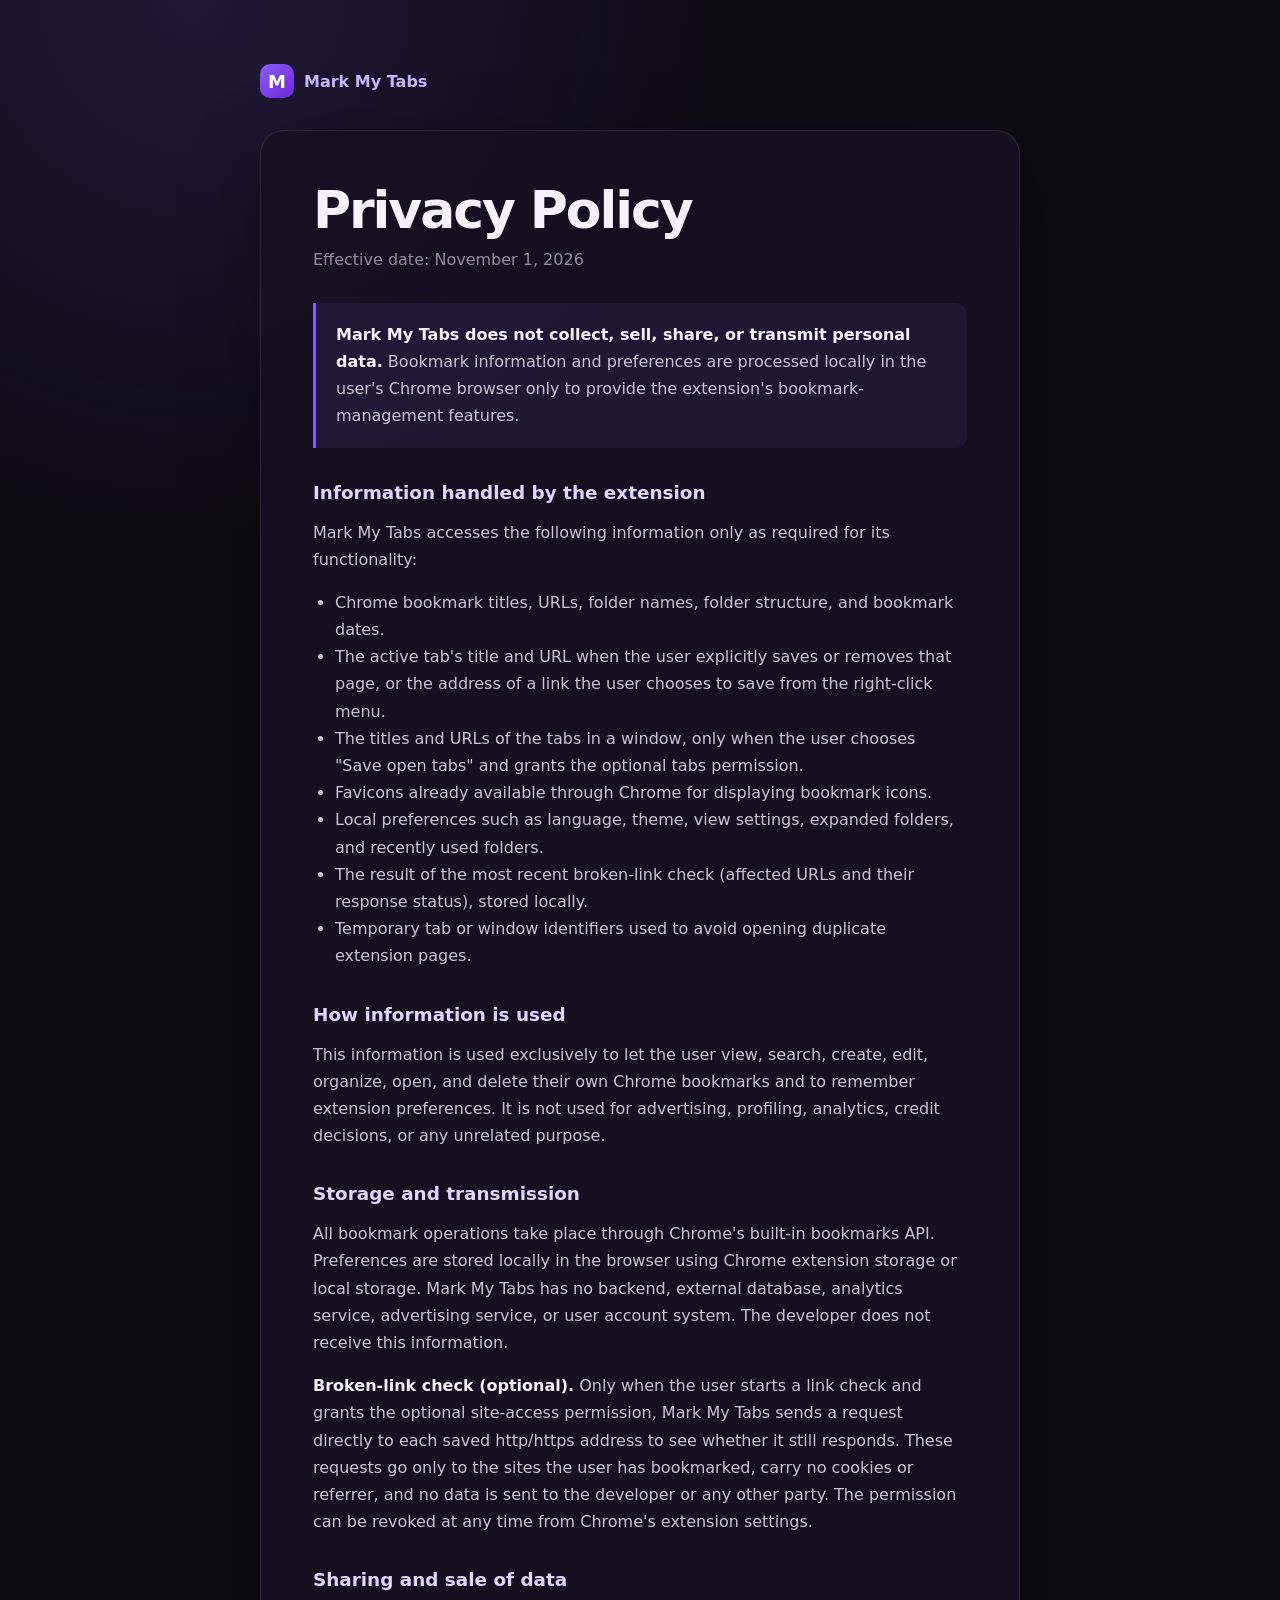
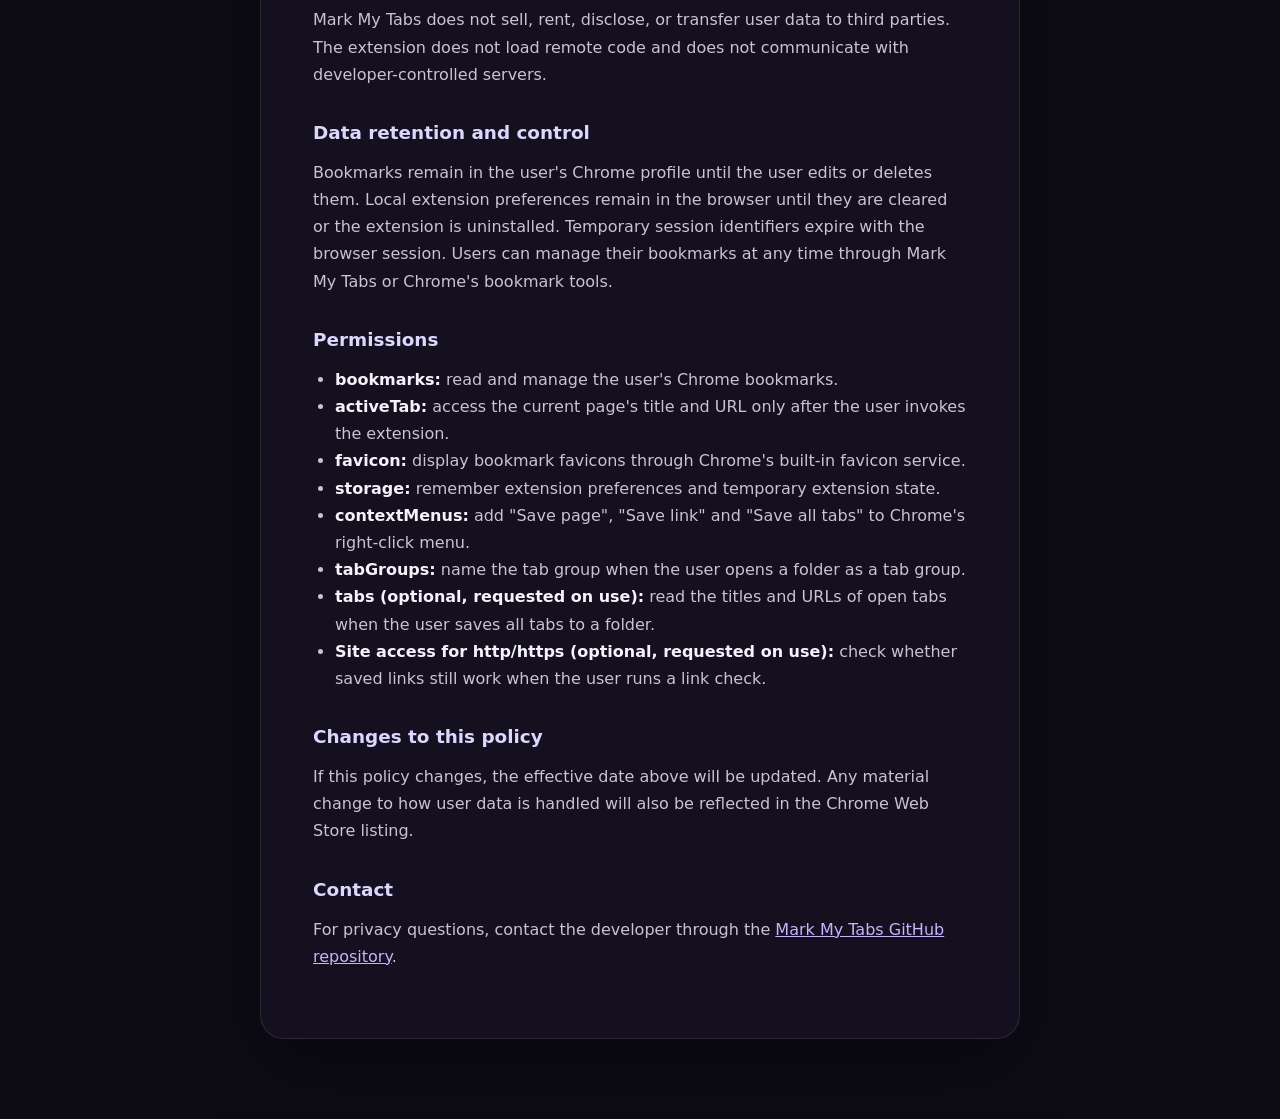
<file: privacy-policy/index.html>
<!doctype html>
<html lang="en">
  <head>
    <meta charset="utf-8" />
    <meta name="viewport" content="width=device-width, initial-scale=1" />
    <meta name="description" content="Privacy Policy for the Mark My Tabs Chrome extension." />
    <title>Privacy Policy — Mark My Tabs</title>
    <style>
      :root {
        color-scheme: light dark;
        font-family: Inter, ui-sans-serif, system-ui, -apple-system, BlinkMacSystemFont, "Segoe UI", sans-serif;
        background: #0d0b14;
        color: #f5f2fb;
      }

      * { box-sizing: border-box; }

      body {
        margin: 0;
        min-height: 100vh;
        background:
          radial-gradient(circle at 15% 0%, rgba(139, 92, 246, 0.16), transparent 34rem),
          #0d0b14;
      }

      main {
        width: min(760px, calc(100% - 32px));
        margin: 0 auto;
        padding: 64px 0 80px;
      }

      .brand {
        display: inline-flex;
        align-items: center;
        gap: 10px;
        margin-bottom: 32px;
        color: #c4b5fd;
        font-weight: 700;
        text-decoration: none;
      }

      .mark {
        display: grid;
        width: 34px;
        height: 34px;
        place-items: center;
        border-radius: 10px;
        background: linear-gradient(135deg, #8b5cf6, #6d28d9);
        color: white;
        font-size: 18px;
      }

      article {
        padding: clamp(24px, 5vw, 52px);
        border: 1px solid rgba(255, 255, 255, 0.1);
        border-radius: 24px;
        background: rgba(22, 18, 34, 0.88);
        box-shadow: 0 24px 80px rgba(0, 0, 0, 0.32);
      }

      h1 {
        margin: 0 0 8px;
        font-size: clamp(2rem, 6vw, 3.25rem);
        line-height: 1.05;
        letter-spacing: -0.04em;
      }

      h2 {
        margin: 34px 0 10px;
        color: #ddd6fe;
        font-size: 1.15rem;
      }

      p, li {
        color: #c9c3d3;
        font-size: 1rem;
        line-height: 1.7;
      }

      ul { padding-left: 22px; }
      strong { color: #f5f2fb; }
      a { color: #c4b5fd; }
      .date { margin: 0 0 30px; color: #938b9f; }
      .summary {
        padding: 18px 20px;
        border-left: 3px solid #8b5cf6;
        border-radius: 0 12px 12px 0;
        background: rgba(139, 92, 246, 0.1);
      }
    </style>
  </head>
  <body>
    <main>
      <a class="brand" href="../" aria-label="Mark My Tabs home">
        <span class="mark" aria-hidden="true">M</span>
        Mark My Tabs
      </a>

      <article>
        <h1>Privacy Policy</h1>
        <p class="date">Effective date: November 1, 2026</p>

        <p class="summary">
          <strong>Mark My Tabs does not collect, sell, share, or transmit personal data.</strong>
          Bookmark information and preferences are processed locally in the user's Chrome browser
          only to provide the extension's bookmark-management features.
        </p>

        <h2>Information handled by the extension</h2>
        <p>Mark My Tabs accesses the following information only as required for its functionality:</p>
        <ul>
          <li>Chrome bookmark titles, URLs, folder names, folder structure, and bookmark dates.</li>
          <li>The active tab's title and URL when the user explicitly saves or removes that page, or the address of a link the user chooses to save from the right-click menu.</li>
          <li>The titles and URLs of the tabs in a window, only when the user chooses "Save open tabs" and grants the optional tabs permission.</li>
          <li>Favicons already available through Chrome for displaying bookmark icons.</li>
          <li>Local preferences such as language, theme, view settings, expanded folders, and recently used folders.</li>
          <li>The result of the most recent broken-link check (affected URLs and their response status), stored locally.</li>
          <li>Temporary tab or window identifiers used to avoid opening duplicate extension pages.</li>
        </ul>

        <h2>How information is used</h2>
        <p>
          This information is used exclusively to let the user view, search, create, edit, organize,
          open, and delete their own Chrome bookmarks and to remember extension preferences. It is
          not used for advertising, profiling, analytics, credit decisions, or any unrelated purpose.
        </p>

        <h2>Storage and transmission</h2>
        <p>
          All bookmark operations take place through Chrome's built-in bookmarks API. Preferences
          are stored locally in the browser using Chrome extension storage or local storage. Mark My
          Tabs has no backend, external database, analytics service, advertising service, or user
          account system. The developer does not receive this information.
        </p>
        <p>
          <strong>Broken-link check (optional).</strong> Only when the user starts a link check and grants
          the optional site-access permission, Mark My Tabs sends a request directly to each saved
          http/https address to see whether it still responds. These requests go only to the sites the
          user has bookmarked, carry no cookies or referrer, and no data is sent to the developer or any
          other party. The permission can be revoked at any time from Chrome's extension settings.
        </p>

        <h2>Sharing and sale of data</h2>
        <p>
          Mark My Tabs does not sell, rent, disclose, or transfer user data to third parties. The
          extension does not load remote code and does not communicate with developer-controlled servers.
        </p>

        <h2>Data retention and control</h2>
        <p>
          Bookmarks remain in the user's Chrome profile until the user edits or deletes them. Local
          extension preferences remain in the browser until they are cleared or the extension is
          uninstalled. Temporary session identifiers expire with the browser session. Users can manage
          their bookmarks at any time through Mark My Tabs or Chrome's bookmark tools.
        </p>

        <h2>Permissions</h2>
        <ul>
          <li><strong>bookmarks:</strong> read and manage the user's Chrome bookmarks.</li>
          <li><strong>activeTab:</strong> access the current page's title and URL only after the user invokes the extension.</li>
          <li><strong>favicon:</strong> display bookmark favicons through Chrome's built-in favicon service.</li>
          <li><strong>storage:</strong> remember extension preferences and temporary extension state.</li>
          <li><strong>contextMenus:</strong> add "Save page", "Save link" and "Save all tabs" to Chrome's right-click menu.</li>
          <li><strong>tabGroups:</strong> name the tab group when the user opens a folder as a tab group.</li>
          <li><strong>tabs (optional, requested on use):</strong> read the titles and URLs of open tabs when the user saves all tabs to a folder.</li>
          <li><strong>Site access for http/https (optional, requested on use):</strong> check whether saved links still work when the user runs a link check.</li>
        </ul>

        <h2>Changes to this policy</h2>
        <p>
          If this policy changes, the effective date above will be updated. Any material change to how
          user data is handled will also be reflected in the Chrome Web Store listing.
        </p>

        <h2>Contact</h2>
        <p>
          For privacy questions, contact the developer through the
          <a href="https://github.com/nahuegallinoti/MarkMyTabs/issues">Mark My Tabs GitHub repository</a>.
        </p>
      </article>
    </main>
  </body>
</html>
</file>
